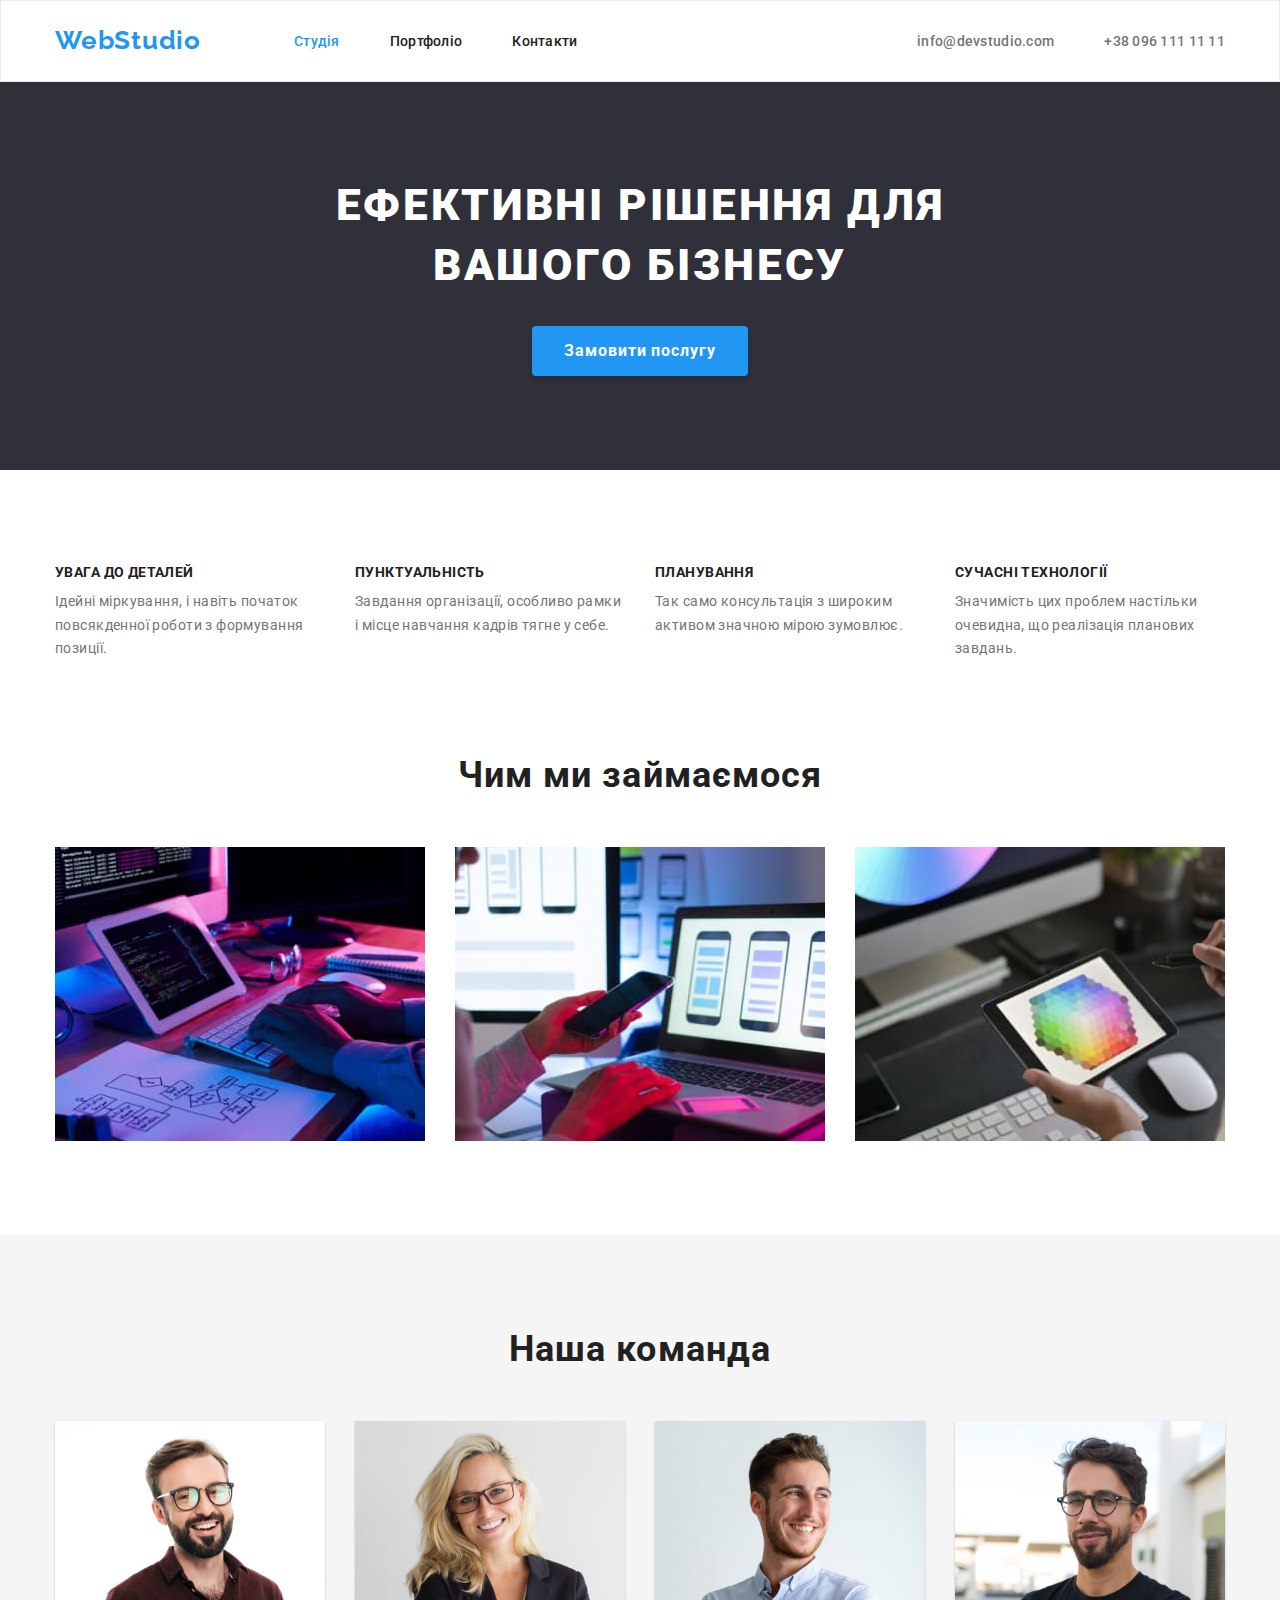
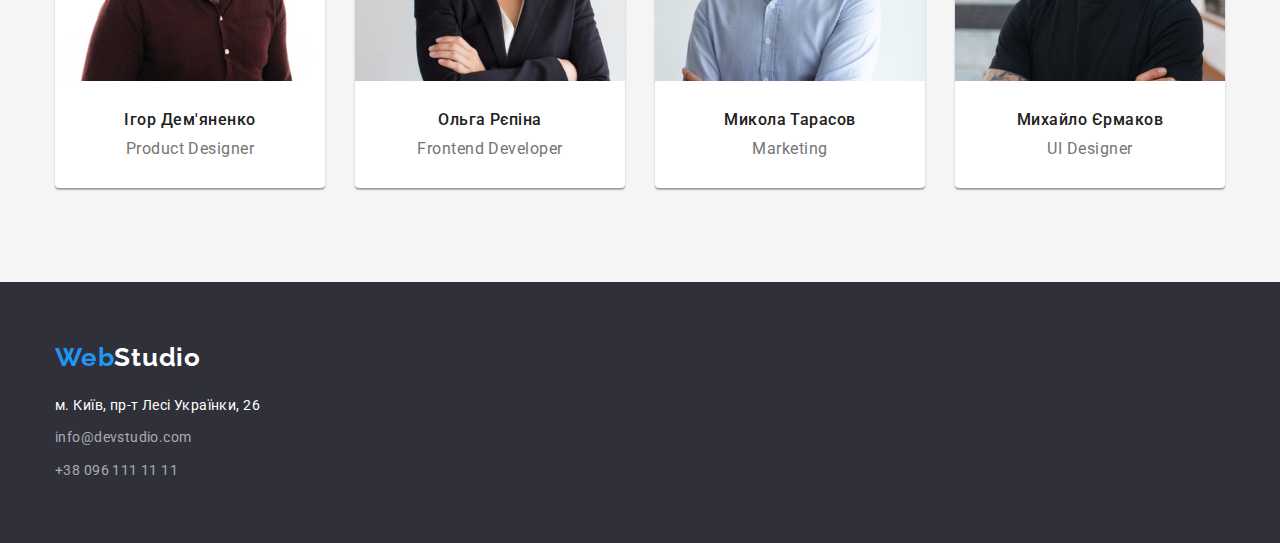
<file: index.html>
<!DOCTYPE html>
<html lang="uk">
  <head>
    <meta charset="UTF-8" />
    <meta http-equiv="X-UA-Compatible" content="IE=edge" />
    <meta name="viewport" content="width=device-width, initial-scale=1.0" />
    <title>Студія</title>
    <link
      rel="stylesheet"
      href="https://cdnjs.cloudflare.com/ajax/libs/modern-normalize/1.1.0/modern-normalize.min.css"
    />
    <link rel="stylesheet" href="./css/styles.css" />
    <link
      href="https://fonts.googleapis.com/css2?family=Raleway:wght@700&family=Roboto:wght@400;500;700;900&display=swap"
      rel="stylesheet"
    />
  </head>
  <body>
    <!-- Шапка сайту -->
    <header class="header">
      <div class="container header-container">
        <a class="link logo" href="" lang="en"><span>Web</span>Studio</a>
        <nav class="header-nav">
          <ul class="list nav-list">
            <li class="list-item">
              <a class="link nav-link studio" href="./index.html">Студія</a>
            </li>
            <li class="list-item">
              <a class="link nav-link" href="./potfolio.html">Портфоліо</a>
            </li>
            <li class="list-item">
              <a class="link nav-link" href="">Контакти</a>
            </li>
          </ul>
        </nav>
        <ul class="list contacts-list">
          <li class="list-item">
            <a class="link contact" href="mailto:info@devstudio.com"
              >info@devstudio.com</a
            >
          </li>
          <li class="list-item">
            <a class="link contact" href="tel:+380961111111"
              >+38 096 111 11 11</a
            >
          </li>
        </ul>
      </div>
    </header>
    <main>
      <!-- Герой -->
      <section class="section hero">
        <div class="container hero-container">
          <h1 class="title">Ефективні рішення для вашого бізнесу</h1>
          <button class="btn" type="button">Замовити послугу</button>
        </div>
      </section>
      <!-- особливості -->
      <section class="section advantage">
        <div class="container advantage-container">
          <h2 class="visually-hidden">Наші особливості</h2>
          <ul class="list advantage-list">
            <li class="list-item advantage-item">
              <h3 class="advantage-title">Увага до деталей</h3>
              <p class="advantage-descr">
                Ідейні міркування, і навіть початок повсякденної роботи з
                формування позиції.
              </p>
            </li>
            <li class="list-item advantage-item">
              <h3 class="advantage-title">Пунктуальність</h3>
              <p class="advantage-descr">
                Завдання організації, особливо рамки і місце навчання кадрів
                тягне у себе.
              </p>
            </li>
            <li class="list-item advantage-item">
              <h3 class="advantage-title">Планування</h3>
              <p class="advantage-descr">
                Так само консультація з широким активом значною мірою зумовлює.
              </p>
            </li>
            <li class="list-item advantage-item">
              <h3 class="advantage-title">Сучасні технології</h3>
              <p class="advantage-descr">
                Значимість цих проблем настільки очевидна, що реалізація
                планових завдань.
              </p>
            </li>
          </ul>
        </div>
      </section>
      <!-- Діяльність -->
      <section class="section activity">
        <div class="container activity-container">
          <h2 class="section-title">Чим ми займаємося</h2>
          <ul class="list activity-list">
            <li class="list-item activity-item">
              <img
                width="370"
                src="./images/studio/service-1.jpg"
                alt="Вид послуг"
              />
            </li>
            <li class="list-item activity-item">
              <img
                width="370"
                src="./images/studio/service-2.jpg"
                alt="Вид послуг"
              />
            </li>
            <li class="list-item activity-item">
              <img
                width="370"
                src="./images/studio/service-3.jpg"
                alt="Вид послуг"
              />
            </li>
          </ul>
        </div>
      </section>
      <!-- Команда -->
      <section class="section team">
        <div class="container team-container">
          <h2 class="section-title">Наша команда</h2>
          <ul class="list team-list">
            <li class="list-item team-item">
              <div class="team-wrapper">
                <img
                  class="employee"
                  width="270"
                  src="./images/studio/product-des.jpg"
                  alt="Product Designer"
                />
                <h3 class="team-title">Ігор Дем'яненко</h3>
                <p class="job-title" lang="en">Product Designer</p>
              </div>
            </li>
            <li class="list-item team-item">
              <div class="team-wrapper">
                <img
                  class="employee"
                  width="270"
                  src="./images/studio/frontend-dev.jpg"
                  alt="Frontend Developer"
                />
                <h3 class="team-title">Ольга Рєпіна</h3>
                <p class="job-title" lang="en">Frontend Developer</p>
              </div>
            </li>
            <li class="list-item team-item">
              <div class="team-wrapper">
                <img
                  class="employee"
                  width="270"
                  src="./images/studio/marketing.jpg"
                  alt="Marketing"
                />
                <h3 class="team-title">Микола Тарасов</h3>
                <p class="job-title" lang="en">Marketing</p>
              </div>
            </li>
            <li class="list-item team-item">
              <div class="team-wrapper">
                <img
                  class="employee"
                  width="270"
                  src="./images/studio/ui-des.jpg"
                  alt="UI Designer"
                />
                <h3 class="team-title">Михайло Єрмаков</h3>
                <p class="job-title" lang="en">UI Designer</p>
              </div>
            </li>
          </ul>
        </div>
      </section>
    </main>
    <!-- Футер -->
    <footer class="footer">
      <div class="container">
        <a class="link logo-footer" href="" lang="en"
          ><span>Web</span>Studio</a
        >
        <address>
          <ul class="list address-list">
            <li class="list-item adress-item">
              <a
                class="link location"
                href="https://goo.gl/maps/CPtrU1FHBa2aNyZL9"
                target="_blank"
                rel="noopener noreferrer"
                >м. Київ, пр-т Лесі Українки, 26</a
              >
            </li>
            <li class="list-item adress-item">
              <a class="link contact" href="mailto:info@devstudio.com"
                >info@devstudio.com</a
              >
            </li>
            <li class="list-item adress-item">
              <a class="link contact" href="tel:+380961111111"
                >+38 096 111 11 11</a
              >
            </li>
          </ul>
        </address>
      </div>
    </footer>
  </body>
</html>
</file>
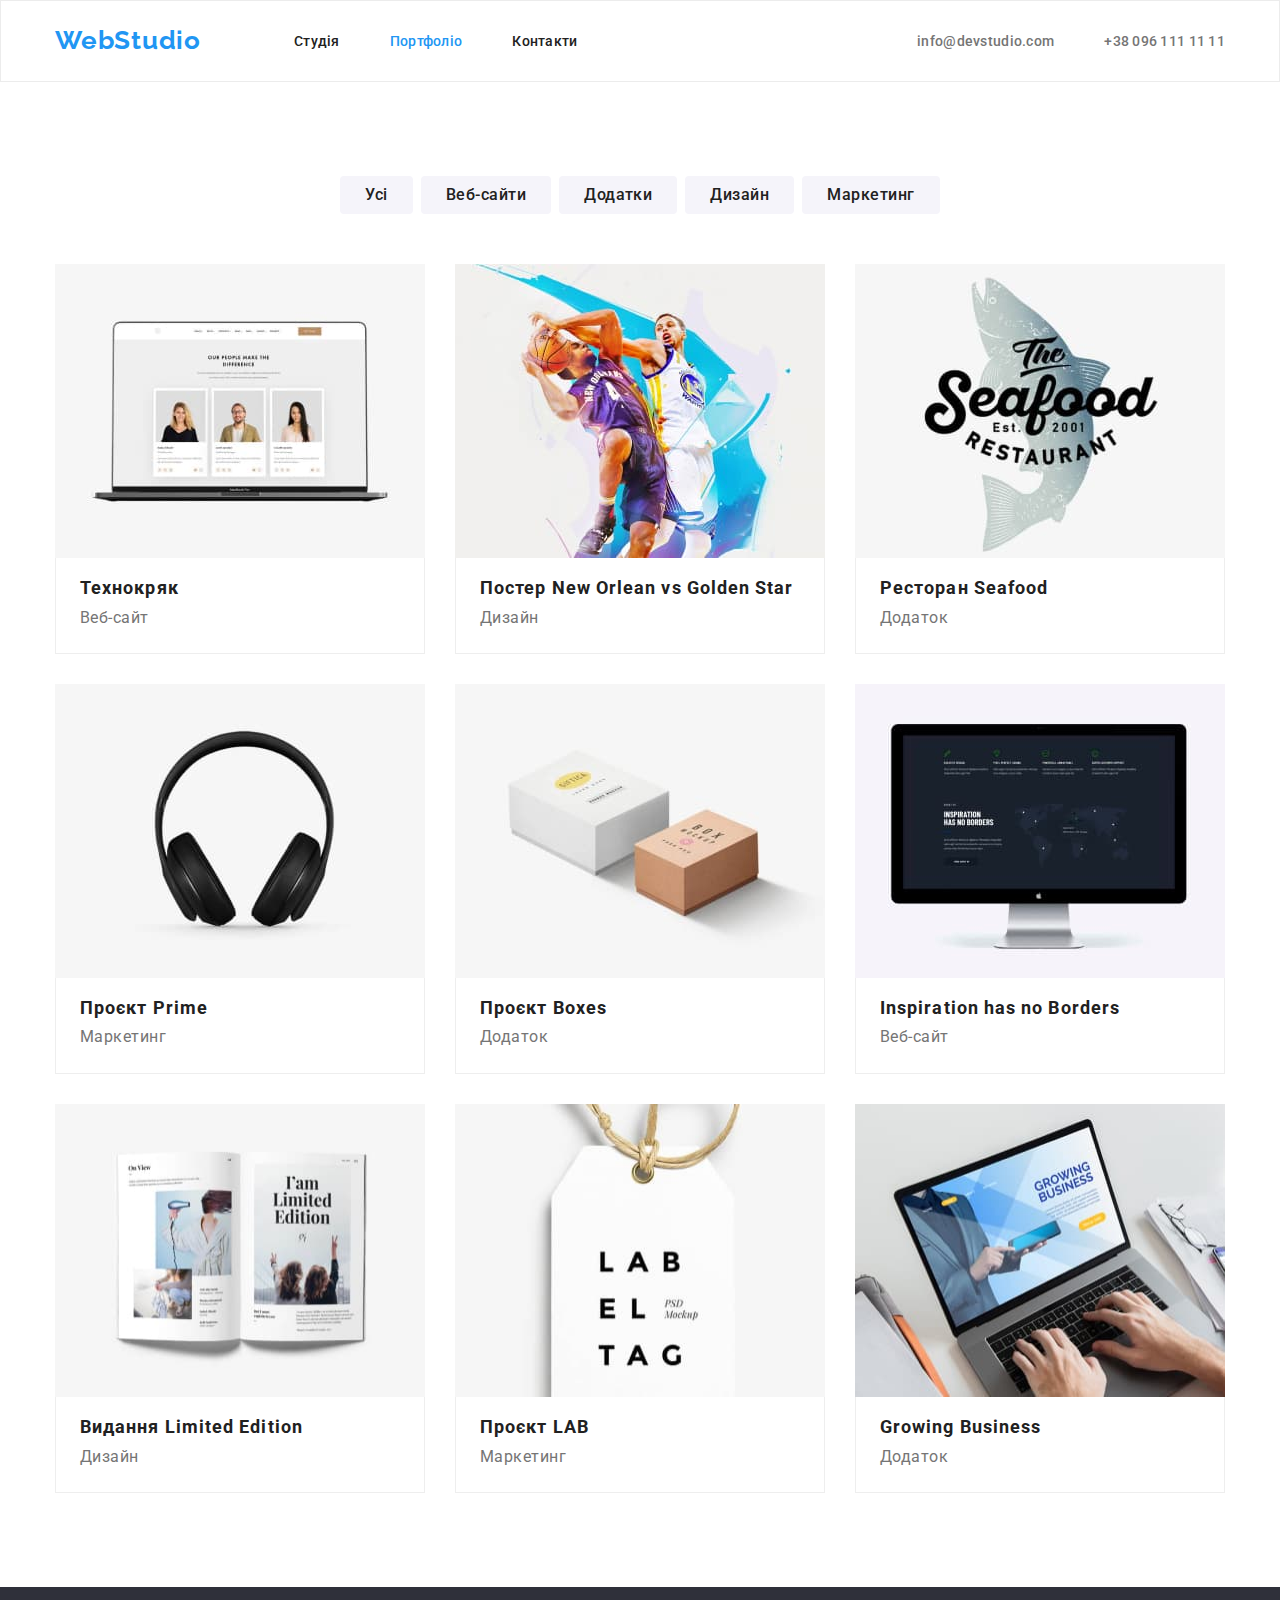
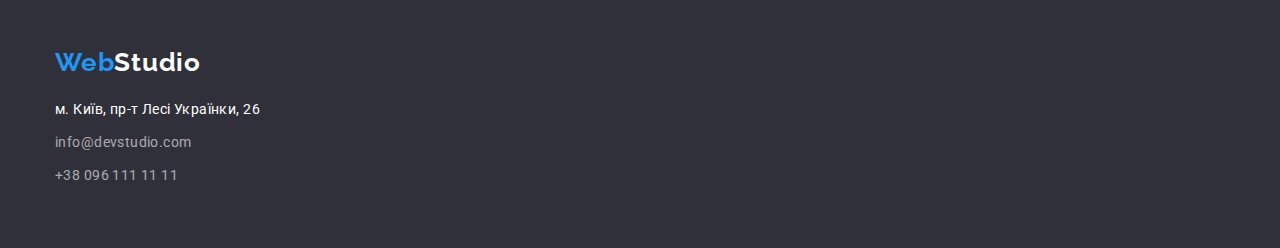
<file: potfolio.html>
<!DOCTYPE html>
<html lang="uk">
  <head>
    <meta charset="UTF-8" />
    <meta http-equiv="X-UA-Compatible" content="IE=edge" />
    <meta name="viewport" content="width=device-width, initial-scale=1.0" />
    <title>Портфоліо</title>
    <link
      rel="stylesheet"
      href="https://cdnjs.cloudflare.com/ajax/libs/modern-normalize/1.1.0/modern-normalize.min.css"
    />
    <link rel="stylesheet" href="./css/styles.css" />
    <link
      href="https://fonts.googleapis.com/css2?family=Raleway:wght@700&family=Roboto:wght@400;500;700;900&display=swap"
      rel="stylesheet"
    />
  </head>
  <body>
    <!-- Шапка сайту -->
    <header class="header">
      <div class="container header-container">
        <a class="link logo" href="" lang="en"><span>Web</span>Studio</a>
        <nav class="header-nav">
          <ul class="list nav-list">
            <li class="list-item">
              <a class="link nav-link" href="./index.html">Студія</a>
            </li>
            <li class="list-item">
              <a class="link nav-link portfolio-link" href="./potfolio.html"
                >Портфоліо</a
              >
            </li>
            <li class="list-item">
              <a class="link nav-link" href="">Контакти</a>
            </li>
          </ul>
        </nav>
        <ul class="list contacts-list">
          <li class="list-item">
            <a class="link contact" href="mailto:info@devstudio.com"
              >info@devstudio.com</a
            >
          </li>
          <li class="list-item">
            <a class="link contact" href="tel:+380961111111"
              >+38 096 111 11 11</a
            >
          </li>
        </ul>
      </div>
    </header>
    <!-- Портфоліо -->
    <main>
      <section class="section portfolio">
        <h1 class="visually-hidden">Наші роботи</h1>
        <div class="container">
          <ul class="list filter">
            <li>
              <button class="filter-btn" type="button">Усі</button>
            </li>
            <li>
              <button class="filter-btn" type="button">Веб-сайти</button>
            </li>
            <li>
              <button class="filter-btn" type="button">Додатки</button>
            </li>
            <li>
              <button class="filter-btn" type="button">Дизайн</button>
            </li>
            <li>
              <button class="filter-btn" type="button">Маркетинг</button>
            </li>
          </ul>
          <ul class="list portfolio-list">
            <li class="portfolio-item">
              <a href="" class="link">
                <img
                  width="370"
                  src="./images/portfolio/web-studio.jpg"
                  alt="Технокряк"
                />
                <div class="portfolio-wrapper">
                  <h3 class="portfolio-title">Технокряк</h3>
                  <p class="portfolio-type">Веб-сайт</p>
                </div>
              </a>
            </li>
            <li class="portfolio-item">
              <a href="" class="link">
                <img
                  width="370"
                  src="./images/portfolio/poster.jpg"
                  alt="Poster"
                />
                <div class="portfolio-wrapper">
                  <h3 class="portfolio-title">
                    Постер <span lang="en">New Orlean vs Golden Star</span>
                  </h3>
                  <p class="portfolio-type">Дизайн</p>
                </div>
              </a>
            </li>
            <li class="portfolio-item">
              <a href="" class="link"
                ><img
                  width="370"
                  src="./images/portfolio/seafood.jpg"
                  alt="Seafood"
                />
                <div class="portfolio-wrapper">
                  <h3 class="portfolio-title">
                    Ресторан <span lang="en">Seafood</span>
                  </h3>
                  <p class="portfolio-type">Додаток</p>
                </div>
              </a>
            </li>
            <li class="portfolio-item">
              <a href="" class="link">
                <img
                  width="370"
                  src="./images/portfolio/headphones.jpg"
                  alt="Headphones"
                />
                <div class="portfolio-wrapper">
                  <h3 class="portfolio-title">
                    Проєкт <span lang="en">Prime</span>
                  </h3>
                  <p class="portfolio-type">Маркетинг</p>
                </div>
              </a>
            </li>
            <li class="portfolio-item">
              <a href="" class="link">
                <img
                  width="370"
                  src="./images/portfolio/boxes.jpg"
                  alt="Проєкт Boxes"
                />
                <div class="portfolio-wrapper">
                  <h3 class="portfolio-title">
                    Проєкт <span lang="en">Boxes</span>
                  </h3>
                  <p class="portfolio-type">Додаток</p>
                </div>
              </a>
            </li>
            <li class="portfolio-item">
              <a href="" class="link">
                <img
                  width="370"
                  src="./images/portfolio/web-site.jpg"
                  alt="Website"
                />
                <div class="portfolio-wrapper">
                  <h3 class="portfolio-title" lang="en">
                    Inspiration has no Borders
                  </h3>
                  <p class="portfolio-type">Веб-сайт</p>
                </div>
              </a>
            </li>
            <li class="portfolio-item">
              <a href="" class="link">
                <img
                  width="370"
                  src="./images/portfolio/magazine.jpg"
                  alt="Magazine"
                />
                <div class="portfolio-wrapper">
                  <h3 class="portfolio-title">
                    Видання <span lang="en">Limited Edition</span>
                  </h3>
                  <p class="portfolio-type">Дизайн</p>
                </div>
              </a>
            </li>
            <li class="portfolio-item">
              <a href="" class="link">
                <img width="370" src="./images/portfolio/lab.jpg" alt="LAB" />
                <div class="portfolio-wrapper">
                  <h3 class="portfolio-title">
                    Проєкт <span lang="en">LAB</span>
                  </h3>
                  <p class="portfolio-type">Маркетинг</p>
                </div>
              </a>
            </li>
            <li class="portfolio-item">
              <a href="" class="link">
                <img
                  width="370"
                  src="./images/portfolio/business.jpg"
                  alt="Business"
                />
                <div class="portfolio-wrapper">
                  <h3 class="portfolio-title" lang="en">Growing Business</h3>
                  <p class="portfolio-type">Додаток</p>
                </div>
              </a>
            </li>
          </ul>
        </div>
      </section>
    </main>
    <!-- Футер -->
    <footer class="footer">
      <div class="container">
        <a class="link logo-footer" href="" lang="en"><span>Web</span>Studio</a>
        <address>
          <ul class="list address-list">
            <li class="list-item adress-item">
              <a
                class="link location"
                href="https://goo.gl/maps/CPtrU1FHBa2aNyZL9"
                target="_blank"
                rel="noopener noreferrer"
                >м. Київ, пр-т Лесі Українки, 26</a
              >
            </li>
            <li class="list-item adress-item">
              <a class="link contact" href="mailto:info@devstudio.com"
                >info@devstudio.com</a
              >
            </li>
            <li class="list-item adress-item">
              <a class="link contact" href="tel:+380961111111"
                >+38 096 111 11 11</a
              >
            </li>
          </ul>
        </address>
      </div>
    </footer>
  </body>
</html>
</file>
<file: css/styles.css>
:root {
    --background-color: #ffffff;
    --primary-bgcolor: #F5F5F5;
    --secondary-bgcolor:#2F303A;
    --attention-color:#2196F3;
    --title-color:#212121;
    --text-color:#757575;
    --btn-color:#F5F4FA;
    --black-color:#000000;
    --hover-color:#188CE8;
}

body {
    background-color: var(--background-color);
    font-family: Roboto, sans-serif;
    color: var(--text-color);
}
/* reset */

h1,
h2,
h3,
h4,
h5,
h6,
p {
    margin: 0;
}

img {
    display: block;
    max-width: 100%;
    height: auto;
}

.list {
    list-style-type: none;
    margin: 0;
    padding: 0;
}

.link {
    text-decoration: none;
    color: currentColor;
}

.container {
    width: 1200px;
    padding-left: 15px;
    padding-right: 15px;
    margin-left: auto;
    margin-right: auto;
}

.section {
    padding-top: 94px;
    padding-bottom: 94px;
}

/* Стилизація шапки */
.header-container {
    display: flex;
    align-items: center;
}
.header-nav {
    margin-right: auto;
}
.nav-list {
    display: flex;
    gap: 50px;
}

.contacts-list {
    display: flex;
    gap: 50px;
}

.logo {
    margin-right: 93px;
    font-family: 'Raleway';
    font-weight: 700;
    font-size: 26px;
    line-height: 1.2;
    letter-spacing: 0.03em;
    color: var(--black-color);
}
.logo, .logo-footer span {
    color: var(--attention-color);
}

 .nav-link {
    display: inline-block;
    padding-top: 32px;
    padding-bottom: 32px;
    font-weight: 500;
    font-size: 14px;
    line-height: 1.15;
    letter-spacing: 0.02em;
    color: var(--title-color);
}

.header-nav .studio,
.header-nav .portfolio-link {
    color: var(--attention-color);
    font-family: inherit;
}

.nav-list .nav-link:hover,
.nav-list .nav-link:focus {
    color: var(--attention-color);
}
.nav-link:active {
    accent-color: var(--attention-color);
}
.contacts-list .contact {
    display: inline-block;
    padding-top: 32px;
    padding-bottom: 32px;
    font-weight: 500;
    font-size: 14px;
    line-height: 1.15;
    letter-spacing: 0.02em;
    color: var(--text-color);

}

.contacts-list .contact:hover,
.contacts-list .contact:focus {
    color: var(--attention-color);
}

.header {
    border: 1px solid #ECECEC;
}

/* Герой */
.hero {
    background-color: var(--secondary-bgcolor);
}

.hero-container {
    width: 696px;
}

.hero .title {
    font-weight: 900;
    font-size: 44px;
    line-height: 1.36;
    text-align: center;
    letter-spacing: 0.06em;
    text-transform: uppercase;
    color: var(--background-color);
    margin-bottom: 30px;

}

.hero .btn {
    display: block;
    margin: 0 auto;
    padding: 10px 32px;
    background-color: var(--attention-color);
    box-shadow: 0px 4px 4px rgba(0, 0, 0, 0.15);
    border-radius: 4px;
    border: none;
    font-style: normal;
    font-weight: 700;
    font-size: 16px;
    line-height: 1.87;
    letter-spacing: 0.06em;
    color:var(--background-color);
    cursor: pointer;
}

.hero .btn:hover,
.hero .btn:focus {
    background-color:var(--hover-color);
}

/* Приховування заголовку */
.visually-hidden {
    position: absolute;
    width: 1px;
    height: 1px;
    margin: -1px;
    border: 0;
    padding: 0;
    white-space: nowrap;
    clip-path: inset(100%);
    clip: rect(0 0 0 0);
    overflow: hidden;
}

/* Особливості */

.advantage-container {
    display: flex;
    align-items: center;
}

.advantage-list {
    display: flex;
    gap: 30px;
}

.advantage-item {
    width: 270px;
}


.advantage-list .advantage-title {
    margin-bottom: 10px;
    font-weight: 700;
    font-size: 14px;
    line-height: 1.15;
    letter-spacing: 0.03em;
    text-transform: uppercase;
    color: var(--title-color);
}

.advantage-list .advantage-descr {
    font-size: 14px;
    line-height: 1.7;
    letter-spacing: 0.03em;
}

/* Діяльність */
.activity {
    padding-top: 0;
}

.activity-list {
    display: flex;
    justify-content: space-between;
}


.section-title {
    margin-bottom: 50px;
    font-weight: 700;
    font-size: 36px;
    line-height: 1.16;
    text-align: center;
    letter-spacing: 0.03em;
    color: var(--title-color);
}

/* Команда */
.team {
    background-color:var(--primary-bgcolor);
}

.team-list {
    display: flex;
    justify-content: space-between;
}
.employee {
    margin-bottom: 30px;
}
.team-list .team-title {
    margin-bottom: 10px;
    font-weight: 500;
    font-size: 16px;
    line-height: 1.18;
    text-align: center;
    letter-spacing: 0.03em;
    color: var(--title-color);
}

.team-list .job-title {
    font-size: 16px;
    line-height: 1.18;
    text-align: center;
    letter-spacing: 0.03em;
}

.team-wrapper {
    background: var(--background-color);
    box-shadow: 0px 1px 3px rgba(0, 0, 0, 0.12), 0px 1px 1px rgba(0, 0, 0, 0.14), 0px 2px 1px rgba(0, 0, 0, 0.2);
    border-radius: 0px 0px 4px 4px;
    padding-bottom: 30px;
}
/* Футер */
.footer {
    background-color: var(--secondary-bgcolor);
    padding-top: 60px;
    padding-bottom: 60px;
}

.logo-footer {
    display: inline-block;
    margin-bottom: 20px;
    font-family: 'Raleway';
    font-weight: 700;
    font-size: 26px;
    line-height: 1.2;
    letter-spacing: 0.03em;
    color: var(--background-color);
}


.address-list .location {
    display: inline-block;
    font-style: normal;
    font-weight: 400;
    font-size: 14px;
    line-height: 1.7;
    letter-spacing: 0.03em;
    color: var(--background-color);
}

.address-list .location:hover,
.address-list .location:focus {
    color: var(--attention-color);
}

.address-list .contact {
    display: inline-block;
    font-style: normal;
    font-weight: 400;
    font-size: 14px;
    line-height: 1.7;
    letter-spacing: 0.03em;
    color: rgba(255, 255, 255, 0.6);
}

.adress-item {
    margin-bottom: 9px;
}

.adress-item:last-child {
    margin-bottom: 0;
}

.address-list .contact:hover,
.address-list .contact:focus {
    color: var(--attention-color);
}

/* Портфоліо */

/* Фільтр */

.filter {
    display: flex;
    gap: 8px;
    justify-content: center;
    margin-bottom: 50px;
}

.filter .filter-btn {
    padding: 6px 22px;
    font-family: inherit;
    background-color: var(--btn-color);
    border-radius: 4px;
    border: none;
    font-weight: 500;
    font-size: 16px;
    line-height: 1.62;
    text-align: center;
    letter-spacing: 0.03em;
    color: var(--title-color);
    cursor: pointer;
}

.filter .filter-btn:first-child {
    padding-right: 25px;
    padding-left: 25px;
}


.filter .filter-btn:hover,
.filter .filter-btn:focus {
    background-color: var(--attention-color);
    box-shadow: 0px 3px 1px rgba(0, 0, 0, 0.1), 0px 1px 2px rgba(0, 0, 0, 0.08), 0px 2px 2px rgba(0, 0, 0, 0.12);
    color: var(--background-color);
}

/* Проєкти */

.portfolio-list {
    display: flex;
    flex-wrap: wrap;
    gap: 30px;
}

.portfolio-item {
    flex-basis: calc((100% - 30px * 2) / 3);
}

.portfolio-wrapper {
    border: 1px solid #EEEEEE;
    border-top: none;
    padding: 20px 24px;
}

.portfolio-list .portfolio-title {
    font-weight: 700;
    font-size: 18px;
    margin-bottom: 4px;
    letter-spacing: 0.06em;
    color: var(--title-color);
}

.portfolio-list .portfolio-type {
    font-size: 16px;
    line-height: 1.88;
    letter-spacing: 0.03em;
    color: var(--text-color);
}
</file>
